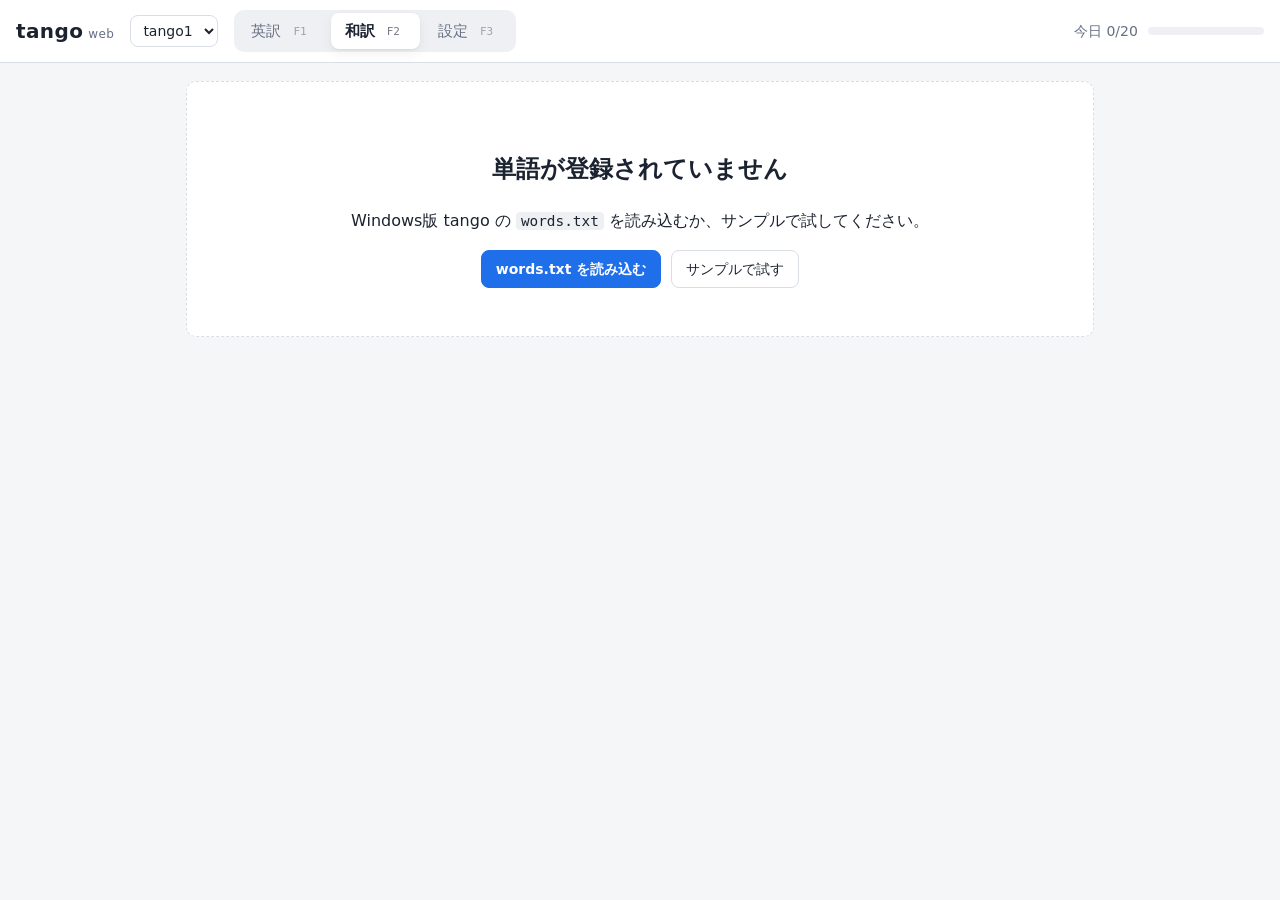
<file: index.html>
<!doctype html>
<html lang="ja">
<head>
<meta charset="utf-8">
<meta name="viewport" content="width=device-width, initial-scale=1">
<meta name="color-scheme" content="light dark">
<title>tango web - 英単語学習</title>
<link rel="stylesheet" href="css/style.css">
</head>
<body>

<header class="top">
  <div class="brand">tango<small>web</small></div>
  <select id="deckSelect" aria-label="デッキ（単語ファイルの組）"></select>
  <nav class="tabs" role="tablist" aria-label="モード">
    <button type="button" role="tab" id="tab-jtoe"     data-tab="jtoe">英訳<kbd>F1</kbd></button>
    <button type="button" role="tab" id="tab-etoj"     data-tab="etoj" aria-selected="true">和訳<kbd>F2</kbd></button>
    <button type="button" role="tab" id="tab-settings" data-tab="settings">設定<kbd>F3</kbd></button>
  </nav>
  <div class="goal" title="今日の進捗（目標問題数）">
    <span id="goalText">今日 0/20</span>
    <div class="bar" aria-hidden="true"><div id="goalBar"></div></div>
  </div>
</header>

<main>
  <!-- 単語がまだ無いとき -->
  <section id="view-empty" class="view" hidden>
    <div class="empty">
      <h2>単語が登録されていません</h2>
      <p>Windows版 tango の <code>words.txt</code> を読み込むか、サンプルで試してください。</p>
      <div class="actions">
        <button type="button" class="primary" id="btnLoadFile">words.txt を読み込む</button>
        <button type="button" id="btnLoadSample">サンプルで試す</button>
      </div>
    </div>
  </section>

  <!-- 英訳モード：日本語を見て英語を入力する -->
  <section id="view-jtoe" class="view" hidden>
    <div class="qhead">
      <span class="qno" id="j-qno"></span>
      <span class="badge review" id="j-review" hidden></span>
    </div>
    <div class="box ja" id="j-ja" aria-label="日本語"></div>
    <div class="box en blank" id="j-blank" aria-label="英文（穴埋め）"></div>
    <div class="box ja2" id="j-ja2" aria-label="英文の和訳"></div>
    <div id="answer" class="answer" contenteditable="true" role="textbox" aria-label="英語で答える"
         spellcheck="false" autocapitalize="off" autocorrect="off" autocomplete="off" data-placeholder="英語を入力"></div>
    <div class="box answerbox" id="j-answer" hidden aria-label="正解"></div>
    <div class="actions">
      <button type="button" data-act="answer">答えの表示<kbd>F4</kbd></button>
      <button type="button" data-act="diff">違いを赤で示す<kbd>F5</kbd></button>
      <button type="button" data-act="asterisk">穴埋め英文の表示切替<kbd>F6</kbd></button>
      <button type="button" data-act="memo">メモ</button>
      <button type="button" data-act="pass" class="pass">パス<kbd>Esc</kbd></button>
    </div>
  </section>

  <!-- 和訳モード：英語を見て日本語を選ぶ -->
  <section id="view-etoj" class="view">
    <div class="qhead">
      <span class="qno" id="e-qno"></span>
      <span class="badge review" id="e-review" hidden></span>
    </div>
    <div class="box en big" id="e-word" aria-label="英単語"></div>
    <div class="box en blank" id="e-sample" aria-label="英文（穴埋め）"></div>
    <ol id="choices" class="choices" aria-label="和訳の選択肢（数字キー 1〜9, 0）"></ol>
    <div class="box answerbox" id="e-answer" hidden aria-label="正解"></div>
    <div class="actions">
      <button type="button" data-act="answer">答えの表示<kbd>F4</kbd></button>
      <button type="button" data-act="asterisk">穴埋め英文の表示切替<kbd>F6</kbd></button>
      <button type="button" data-act="memo">メモ</button>
      <button type="button" data-act="pass" class="pass">パス<kbd>Esc</kbd></button>
    </div>
  </section>

  <!-- 設定 -->
  <section id="view-settings" class="view" hidden>

    <details class="panel" open>
      <summary>デッキ</summary>
      <p class="hint">Windows版の <code>tango1</code>〜<code>tango4</code> のように、単語ファイルごとに分けて学習できます。デッキごとに単語・復習の記録・進捗が別々に保存されます。</p>
      <div class="row">
        <label>名前 <input type="text" id="deckName" maxlength="40"></label>
        <button type="button" id="btnRenameDeck">名前を変更</button>
        <button type="button" id="btnNewDeck">＋ 新しいデッキ</button>
        <button type="button" id="btnDeleteDeck" class="danger">このデッキを削除</button>
      </div>
    </details>

    <details class="panel" open>
      <summary>今日の目標と進捗</summary>
      <div class="row">
        <label>1日の目標問題数 <input type="number" id="goalInput" min="1" max="999" step="1"></label>
        <button type="button" id="btnClearProgress" class="danger">月の進捗をクリア</button>
      </div>
      <div id="progressRows" class="progress-rows" aria-label="1日から31日までの進捗"></div>
    </details>

    <details class="panel" open>
      <summary>ファイルの読み込み・書き出し</summary>
      <p class="hint">Windows版のファイルがそのまま使えます（<code>words.txt</code> / <code>wrong_log.txt</code> / <code>progress.txt</code> / <code>setting.txt</code>）。
        読み込むときはファイル名で種類を判別します。データはこのブラウザの中にだけ保存され、サーバーには送信されません。</p>
      <div class="row">
        <button type="button" class="primary" id="btnImport">ファイルを読み込む…</button>
        <input type="file" id="fileInput" accept=".txt,text/plain" multiple hidden>
      </div>
      <div class="row">
        <button type="button" data-export="words">words.txt</button>
        <button type="button" data-export="wrong_log">wrong_log.txt</button>
        <button type="button" data-export="progress">progress.txt</button>
        <button type="button" data-export="setting">setting.txt</button>
        <span class="hint inline">を書き出す</span>
      </div>
      <p class="hint warn" id="backupHint">ブラウザのデータを消すと学習記録も消えます。ときどき書き出してバックアップしてください。</p>
    </details>

    <details class="panel">
      <summary>単語を追加</summary>
      <form id="addForm" class="grid-form" autocomplete="off">
        <label>英単語・言い回し <input type="text" id="addE" required spellcheck="false"></label>
        <label>和訳 <input type="text" id="addJ" required></label>
        <label class="wide">例文（上の英単語がそのまま含まれていること） <input type="text" id="addEA" spellcheck="false"></label>
        <label class="wide">例文の和訳 <input type="text" id="addJA"></label>
        <label>正解数の初期値
          <select id="addCorrectMode">
            <option value="mode">このデッキの最頻値に合わせる（おすすめ）</option>
            <option value="zero">0（新しく覚える単語用）</option>
          </select>
        </label>
        <div class="form-actions">
          <button type="submit" class="primary">先頭に追加</button>
          <span id="addMsg" class="hint inline"></span>
        </div>
      </form>
      <p class="hint">例文の中に英単語がそのまま入っていないと、<code>[ **** ]</code> の穴埋めになりません。
        「something」のような置き換え語は使わず、例文に出てくる具体的な形を英単語欄に入れてください。
        学習が進んだデッキに正解数0で追加すると、追加した単語ばかりが出題されるので、最頻値に合わせるのがおすすめです。</p>
    </details>

    <details class="panel">
      <summary>単語の一覧 <span id="wordCount" class="count"></span></summary>
      <div class="row"><input type="search" id="wordSearch" placeholder="検索（英語・和訳）" aria-label="単語を検索"></div>
      <div class="table-wrap">
        <table id="wordTable">
          <thead><tr><th>#</th><th>英単語</th><th>和訳</th><th>正解</th><th>不正解</th><th></th></tr></thead>
          <tbody></tbody>
        </table>
      </div>
      <p class="hint" id="wordMore"></p>
    </details>

    <details class="panel">
      <summary>メモ <span id="memoCount" class="count"></span></summary>
      <p class="hint">間違えた単語は自動で、出題中に「メモ」を押した単語も、ここにたまります。
        書き出したメモは words.txt と同じ形式なので、別のデッキの単語ファイルにそのまま貼り付けられます。</p>
      <div class="row">
        <button type="button" id="btnMemoDownload">メモを書き出す</button>
        <button type="button" id="btnMemoClear" class="danger">メモを空にする</button>
      </div>
      <ul id="memoList" class="memo-list"></ul>
    </details>

    <details class="panel">
      <summary>クリア</summary>
      <div class="row">
        <button type="button" id="btnClearCorrect" class="danger">正解数をクリア</button>
        <button type="button" id="btnClearWrong" class="danger">不正解数をクリア</button>
        <button type="button" id="btnClearLog" class="danger">復習の記録（wrong_log）をクリア</button>
      </div>
    </details>

    <details class="panel">
      <summary>使い方・ショートカット</summary>
      <table class="keys">
        <tr><th>F1 / F2 / F3</th><td>英訳 / 和訳 / 設定 のタブを切り替え</td></tr>
        <tr><th>F4</th><td>答えの表示・非表示</td></tr>
        <tr><th>F5</th><td>（英訳）解答欄の、正解と違うところを赤字で示す</td></tr>
        <tr><th>F6</th><td>[ **** ] で穴埋めした英文の表示・非表示</td></tr>
        <tr><th>Esc</th><td>パス（わからないときに答えを見て次へ）</td></tr>
        <tr><th>1〜9, 0</th><td>（和訳）選択肢を選ぶ</td></tr>
      </table>
      <p class="hint">ブラウザによっては F1・F3・F5・F6 がブラウザ自身の機能に使われることがあります。うまく動かないときは画面のボタンを使ってください。</p>
      <h3>出題の決め方</h3>
      <ul class="plain">
        <li>復習の時期になった単語があれば、いちばん遅れているものを優先して出します。</li>
        <li>なければ、正解数がいちばん少ない単語の中からランダムに出します。</li>
        <li>不正解にした単語は、<strong>5問後 → 1日後 → 2日後 → 6日後 → 31日後</strong> に復習します（復習に「正解」して「自信あり」と答えるたびに次の段階へ進みます）。</li>
        <li>復習の時期より前に出て正解したときは、段階は進みません。</li>
      </ul>
      <p class="hint">tango web 1.0.0 — Windows版 tango_vb の Web 版</p>
    </details>
  </section>
</main>

<footer id="statusbar" class="status"></footer>

<div id="modalRoot"></div>
<div id="toastRoot" aria-live="polite"></div>

<script src="js/core.js"></script>
<script src="js/storage.js"></script>
<script src="js/sample.js"></script>
<script src="js/app.js"></script>
</body>
</html>
</file>
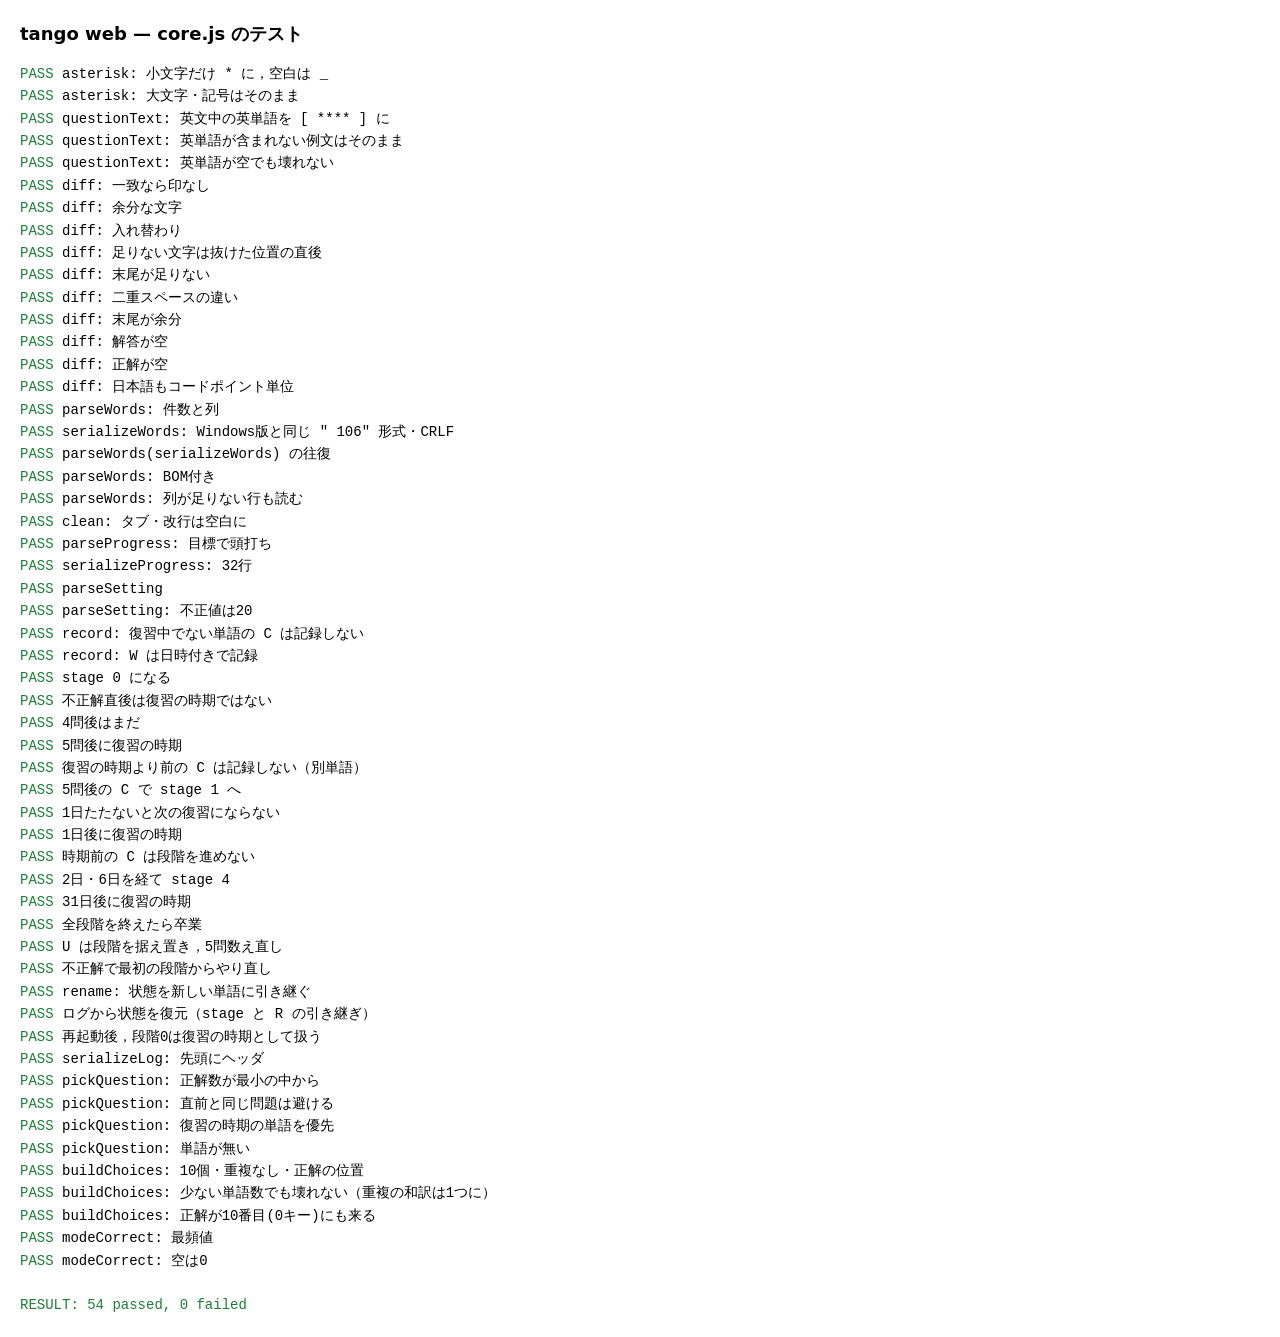
<file: tests/test.html>
<!doctype html>
<html lang="ja">
<head>
<meta charset="utf-8">
<title>tango web - core tests</title>
<style>
  body { font: 14px/1.6 system-ui, "Yu Gothic UI", sans-serif; margin: 20px; }
  .ok { color: #1a7f37; } .ng { color: #d1242f; font-weight: 600; }
  h1 { font-size: 18px; }
</style>
</head>
<body>
<h1>tango web — core.js のテスト</h1>
<pre id="out"></pre>
<script src="../js/core.js"></script>
<script>
(function () {
  var C = window.TangoCore;
  var out = document.getElementById('out');
  var pass = 0, fail = 0;

  function eq(name, actual, expected) {
    var a = JSON.stringify(actual), e = JSON.stringify(expected);
    if (a === e) { pass++; out.innerHTML += '<span class="ok">PASS</span> ' + name + '\n'; }
    else { fail++; out.innerHTML += '<span class="ng">FAIL</span> ' + name + '\n   expected ' + e + '\n   actual   ' + a + '\n'; }
  }

  // 解答欄の表示と同じ形（違う文字を [ ] で囲む）にして比べる
  function marked(ans, cor) {
    var f = C.diffFlags(ans, cor), s = '';
    Array.from(ans).forEach(function (ch, i) { s += f[i] ? '[' + ch + ']' : ch; });
    return s;
  }

  /* ---- 穴埋め ---- */
  eq('asterisk: 小文字だけ * に，空白は _', C.asterisk("Can I have a look"), "C**_I_****_*_****");
  eq('asterisk: 大文字・記号はそのまま', C.asterisk("Someone's car"), "S******'*_***");
  eq('questionText: 英文中の英単語を [ **** ] に', C.questionText({ e: 'keep in shape', ea: 'I try to keep in shape.' }), 'I try to [ ****_**_***** ].');
  eq('questionText: 英単語が含まれない例文はそのまま', C.questionText({ e: 'x', ea: 'abc' }), 'abc');
  eq('questionText: 英単語が空でも壊れない', C.questionText({ e: '', ea: 'abc' }), 'abc');

  /* ---- 違いの判定（Windows版 Diff_flags と同じ結果） ---- */
  eq('diff: 一致なら印なし', marked('I have an apple', 'I have an apple'), 'I have an apple');
  eq('diff: 余分な文字', marked('colour', 'color'), 'colo[u]r');
  eq('diff: 入れ替わり', marked('recieve', 'receive'), 'rec[i]e[v]e');
  eq('diff: 足りない文字は抜けた位置の直後', marked('I have apple', 'I have an apple'), 'I have a[p]ple');
  eq('diff: 末尾が足りない', marked('I have', 'I have an apple'), 'I hav[e]');
  eq('diff: 二重スペースの違い', marked('Someone\'s car had rolled', 'Someone\'s car  had rolled'), "Someone's car [h]ad rolled");
  eq('diff: 末尾が余分', marked('hello world!', 'hello'), 'hello[ ][w][o][r][l][d][!]');
  eq('diff: 解答が空', C.diffFlags('', 'abc'), []);
  eq('diff: 正解が空', marked('abc', ''), '[a][b][c]');
  eq('diff: 日本語もコードポイント単位', marked('あいう', 'あう'), 'あ[い]う');

  /* ---- words.txt ---- */
  var text = 'novelty\t新規性\tThe invention lacks novelty.\t新規性がない。\t 106\t 0\r\n\r\nkeep in shape\t体型を維持する\tI try to keep in shape.\t維持する。\t0\t0\r\n';
  var words = C.parseWords(text);
  eq('parseWords: 件数と列', [words.length, words[0].e, words[0].correct, words[1].e, words[1].ja], [2, 'novelty', 106, 'keep in shape', '維持する。']);
  eq('serializeWords: Windows版と同じ " 106" 形式・CRLF', C.serializeWords(words).split('\r\n')[0], 'novelty\t新規性\tThe invention lacks novelty.\t新規性がない。\t 106\t 0');
  eq('parseWords(serializeWords) の往復', C.parseWords(C.serializeWords(words)), words);
  eq('parseWords: BOM付き', C.parseWords('﻿a\tb\tc\td\t3\t4')[0].e, 'a');
  eq('parseWords: 列が足りない行も読む', C.parseWords('a\tb')[0], { e: 'a', j: 'b', ea: '', ja: '', correct: 0, wrong: 0 });
  eq('clean: タブ・改行は空白に', C.clean('a\tb\nc'), 'a b c');

  /* ---- progress / setting ---- */
  eq('parseProgress: 目標で頭打ち', C.parseProgress('0\r\n5\r\n99\r\n', 20).slice(0, 4), [0, 5, 20, 0]);
  eq('serializeProgress: 32行', C.serializeProgress(new Array(32).fill(0)).split('\r\n').length, 33);
  eq('parseSetting', C.parseSetting('20\r\n5\r\nC:\\Users\\x\\').goal, 20);
  eq('parseSetting: 不正値は20', C.parseSetting('abc').goal, 20);

  /* ---- 忘却曲線 ---- */
  var DAY = C.DAY_MS;
  var t0 = new Date(2026, 0, 1, 10, 0, 0);
  var tr = new C.ReviewTracker();
  eq('record: 復習中でない単語の C は記録しない', tr.record('C', 'apple', t0), null);
  var line = tr.record('W', 'apple', t0);
  eq('record: W は日時付きで記録', line, '2026/01/01 10:00:00\tW\tapple');
  eq('stage 0 になる', tr.stageOf('apple'), 0);
  var wl = [{ e: 'apple' }, { e: 'pear' }];
  eq('不正解直後は復習の時期ではない', tr.pickDue(wl, t0).index, -1);
  tr.questionCounter += 4;
  eq('4問後はまだ', tr.pickDue(wl, t0).index, -1);
  tr.questionCounter += 1;
  eq('5問後に復習の時期', tr.pickDue(wl, t0).index, 0);
  eq('復習の時期より前の C は記録しない（別単語）', tr.record('C', 'pear', t0), null);
  eq('5問後の C で stage 1 へ', [tr.record('C', 'apple', t0) !== null, tr.stageOf('apple')], [true, 1]);
  eq('1日たたないと次の復習にならない', tr.pickDue(wl, new Date(t0.getTime() + DAY - 1000)).index, -1);
  eq('1日後に復習の時期', tr.pickDue(wl, new Date(t0.getTime() + DAY)).index, 0);
  eq('時期前の C は段階を進めない', tr.record('C', 'apple', new Date(t0.getTime() + 1000)), null);
  var t1 = new Date(t0.getTime() + DAY);
  tr.record('C', 'apple', t1);                                   // stage 2
  tr.record('C', 'apple', new Date(t1.getTime() + 2 * DAY));     // stage 3
  tr.record('C', 'apple', new Date(t1.getTime() + 8 * DAY));     // stage 4
  eq('2日・6日を経て stage 4', tr.stageOf('apple'), 4);
  eq('31日後に復習の時期', tr.pickDue(wl, new Date(t1.getTime() + 8 * DAY + 31 * DAY)).index, 0);
  tr.record('C', 'apple', new Date(t1.getTime() + 8 * DAY + 31 * DAY));
  eq('全段階を終えたら卒業', tr.stageOf('apple'), -1);

  var tu = new C.ReviewTracker();
  tu.record('W', 'cat', t0); tu.questionCounter += 5;
  tu.record('U', 'cat', t0);
  eq('U は段階を据え置き，5問数え直し', [tu.stageOf('cat'), tu.pickDue([{ e: 'cat' }], t0).index], [0, -1]);

  var tw = new C.ReviewTracker();
  tw.record('W', 'dog', t0); tw.questionCounter += 5; tw.record('C', 'dog', t0);
  tw.record('W', 'dog', new Date(t0.getTime() + 5 * DAY));
  eq('不正解で最初の段階からやり直し', tw.stageOf('dog'), 0);

  var tn = new C.ReviewTracker();
  tn.record('W', 'old', t0);
  eq('rename: 状態を新しい単語に引き継ぐ', [tn.rename('old', 'new', t0), tn.stageOf('old'), tn.stageOf('new')], ['2026/01/01 10:00:00\tR\told\tnew', -1, 0]);

  var tl = new C.ReviewTracker();
  tl.loadFromLog(['2026/01/01 10:00:00\tW\tapple', '2026/01/01 10:05:00\tW\tpear', '2026/01/02 10:00:00\tC\tapple', 'bad line', '# comment',
                  '2026/01/03 10:00:00\tR\tpear\tpears']);
  eq('ログから状態を復元（stage と R の引き継ぎ）', [tl.stageOf('apple'), tl.stageOf('pear'), tl.stageOf('pears')], [1, -1, 0]);
  eq('再起動後，段階0は復習の時期として扱う', tl.pickDue([{ e: 'pears' }], new Date(2026, 0, 3, 11, 0, 0)).index, 0);
  eq('serializeLog: 先頭にヘッダ', C.serializeLog(['x']).split('\r\n')[0].charAt(0), '#');

  /* ---- 出題 ---- */
  function seq(values) { var i = 0; return function () { return values[i++ % values.length]; }; }
  var ws = [{ e: 'a', j: 'あ', ea: '', ja: '', correct: 3 }, { e: 'b', j: 'い', ea: '', ja: '', correct: 1 },
            { e: 'c', j: 'う', ea: '', ja: '', correct: 1 }, { e: 'd', j: 'え', ea: '', ja: '', correct: 2 }];
  var empty = new C.ReviewTracker();
  var p = C.pickQuestion(ws, empty, t0, seq([0]), -1);
  eq('pickQuestion: 正解数が最小の中から', [p.index, p.minValue, p.minCount, p.review], [1, 1, 2, 0]);
  p = C.pickQuestion(ws, empty, t0, seq([0]), 1);
  eq('pickQuestion: 直前と同じ問題は避ける', p.index, 2);
  var due = new C.ReviewTracker();
  due.record('W', 'd', t0); due.questionCounter += 5;
  p = C.pickQuestion(ws, due, t0, seq([0]), -1);
  eq('pickQuestion: 復習の時期の単語を優先', [p.index, p.review, p.dueCount], [3, 1, 1]);
  eq('pickQuestion: 単語が無い', C.pickQuestion([], empty, t0).index, -1);

  var big = [];
  for (var i = 0; i < 30; i++) big.push({ e: 'w' + i, j: i % 10 === 0 ? 'dup' : 'j' + i, ea: '', ja: '', correct: 0 });
  var ok = true, uniq = true, posOk = true;
  for (var r = 0; r < 200; r++) {
    var q = r % 30;
    var ch = C.buildChoices(big, q, Math.random, 10);
    if (ch.choices.length !== 10) ok = false;
    if (new Set(ch.choices).size !== ch.choices.length) uniq = false;
    if (ch.choices[ch.answerPos] !== big[q].j) posOk = false;
  }
  eq('buildChoices: 10個・重複なし・正解の位置', [ok, uniq, posOk], [true, true, true]);
  var few = C.buildChoices([{ j: 'x' }, { j: 'y' }, { j: 'x' }], 0, Math.random, 10);
  eq('buildChoices: 少ない単語数でも壊れない（重複の和訳は1つに）', few.choices.slice().sort(), ['x', 'y']);
  var seenPos = new Set();
  for (var s = 0; s < 400; s++) seenPos.add(C.buildChoices(big, 1, Math.random, 10).answerPos);
  eq('buildChoices: 正解が10番目(0キー)にも来る', seenPos.has(9), true);

  eq('modeCorrect: 最頻値', C.modeCorrect([{ correct: 107 }, { correct: 107 }, { correct: 106 }, { correct: 0 }]), 107);
  eq('modeCorrect: 空は0', C.modeCorrect([]), 0);

  out.innerHTML += '\n' + (fail ? '<span class="ng">' : '<span class="ok">') + 'RESULT: ' + pass + ' passed, ' + fail + ' failed</span>\n';
  document.title = (fail ? 'FAIL ' : 'PASS ') + pass + '/' + (pass + fail);
})();
</script>
</body>
</html>
</file>
<file: css/style.css>
:root {
  color-scheme: light dark;
  --bg: #f5f6f8;
  --surface: #ffffff;
  --surface-2: #eef0f3;
  --text: #1c2330;
  --muted: #667085;
  --line: #d9dde4;
  --accent: #1f6feb;
  --accent-text: #ffffff;
  --accent-soft: #e4eeff;
  --ok: #1a7f37;
  --ok-soft: #dff5e5;
  --bad: #d1242f;
  --bad-soft: #ffe3e0;
  --warn: #9a6700;
  --warn-soft: #fff3c4;
  --shadow: 0 1px 2px rgba(16, 24, 40, .06), 0 4px 14px rgba(16, 24, 40, .06);
  --radius: 10px;
  --font: "Yu Gothic UI", "Hiragino Sans", "Noto Sans JP", "Meiryo", system-ui, -apple-system, "Segoe UI", sans-serif;
  --mono: ui-monospace, "Cascadia Mono", Consolas, monospace;
}

@media (prefers-color-scheme: dark) {
  :root {
    --bg: #12151b;
    --surface: #1b2029;
    --surface-2: #242a35;
    --text: #e8ebf0;
    --muted: #9aa4b5;
    --line: #333b49;
    --accent: #5b9dff;
    --accent-text: #0b1220;
    --accent-soft: #1e2d49;
    --ok: #56d364;
    --ok-soft: #12301b;
    --bad: #ff7b72;
    --bad-soft: #3b1a1c;
    --warn: #e3b341;
    --warn-soft: #3a2f0b;
    --shadow: 0 1px 2px rgba(0, 0, 0, .4), 0 4px 14px rgba(0, 0, 0, .3);
  }
}

* { box-sizing: border-box; }
[hidden] { display: none !important; }

html { -webkit-text-size-adjust: 100%; }
body {
  margin: 0;
  background: var(--bg);
  color: var(--text);
  font: 16px/1.6 var(--font);
  min-height: 100vh;
  display: flex;
  flex-direction: column;
}

kbd {
  font: 11px/1 var(--mono);
  padding: 2px 5px;
  margin-left: 6px;
  border: 1px solid var(--line);
  border-bottom-width: 2px;
  border-radius: 5px;
  background: var(--surface-2);
  color: var(--muted);
  vertical-align: 1px;
}
code { font: 0.9em var(--mono); background: var(--surface-2); padding: 1px 5px; border-radius: 4px; }

/* ---- header ---- */
.top {
  position: sticky; top: 0; z-index: 5;
  display: flex; align-items: center; flex-wrap: wrap; gap: 10px 16px;
  padding: 10px 16px;
  background: var(--surface);
  border-bottom: 1px solid var(--line);
}
.brand { font-weight: 700; font-size: 20px; letter-spacing: .02em; }
.brand small { font-weight: 500; font-size: 12px; color: var(--muted); margin-left: 5px; }

#deckSelect {
  max-width: 180px;
  padding: 6px 8px;
  border: 1px solid var(--line); border-radius: 8px;
  background: var(--surface); color: var(--text); font: inherit; font-size: 14px;
}

.tabs { display: flex; gap: 4px; background: var(--surface-2); padding: 3px; border-radius: 10px; }
.tabs button {
  border: 0; background: transparent; color: var(--muted);
  padding: 6px 14px; border-radius: 8px; font: inherit; font-size: 15px; cursor: pointer;
}
.tabs button kbd { background: transparent; border-color: transparent; color: inherit; opacity: .6; }
.tabs button[aria-selected="true"] { background: var(--surface); color: var(--text); font-weight: 600; box-shadow: var(--shadow); }
.tabs button:focus-visible, button:focus-visible, select:focus-visible { outline: 2px solid var(--accent); outline-offset: 2px; }

.goal { margin-left: auto; display: flex; align-items: center; gap: 10px; font-size: 14px; color: var(--muted); min-width: 190px; }
.goal .bar { flex: 1; height: 8px; background: var(--surface-2); border-radius: 99px; overflow: hidden; min-width: 80px; }
.goal .bar > div { height: 100%; width: 0; background: var(--ok); border-radius: 99px; transition: width .25s; }

/* ---- main ---- */
main { width: 100%; max-width: 940px; margin: 0 auto; padding: 18px 16px 24px; flex: 1; }
.view { display: flex; flex-direction: column; gap: 12px; }

.qhead { display: flex; align-items: center; gap: 10px; min-height: 28px; }
.qno { font: 600 18px var(--mono); color: var(--muted); }
.badge { font-size: 12px; font-weight: 600; padding: 2px 9px; border-radius: 99px; }
.badge.review { background: var(--warn-soft); color: var(--warn); }

.box {
  background: var(--surface);
  border: 1px solid var(--line);
  border-radius: var(--radius);
  padding: 12px 16px;
  font-size: 21px;
  line-height: 1.7;
  min-height: 3.2rem;
  box-shadow: var(--shadow);
  overflow-wrap: anywhere;
  white-space: pre-wrap;
}
.box.ja2 { color: var(--muted); font-size: 18px; }
.box.blank { color: var(--muted); }
.box.big { font-size: 30px; font-weight: 600; }
.box.answerbox { background: var(--ok-soft); border-color: transparent; color: var(--ok); }

/* 英訳の解答欄（contenteditable） */
.answer {
  background: var(--surface);
  border: 2px solid var(--line);
  border-radius: var(--radius);
  padding: 10px 16px;
  font: 22px/1.6 var(--font);
  min-height: 3.2rem;
  outline: none;
  white-space: pre-wrap;
  overflow-wrap: anywhere;
}
.answer:focus { border-color: var(--accent); box-shadow: 0 0 0 3px var(--accent-soft); }
.answer:empty::before { content: attr(data-placeholder); color: var(--muted); opacity: .6; }
.answer .bad { color: var(--bad); font-weight: 600; }
.answer .bad.ws { background: var(--bad-soft); border-radius: 3px; }

/* 和訳の選択肢 */
.choices { list-style: none; margin: 0; padding: 0; display: grid; grid-template-columns: 1fr; gap: 8px; }
.choices button {
  width: 100%; display: flex; align-items: center; gap: 12px; text-align: left;
  padding: 10px 14px; font: inherit; font-size: 19px; line-height: 1.5;
  background: var(--surface); color: var(--text);
  border: 1px solid var(--line); border-radius: var(--radius);
  cursor: pointer; box-shadow: var(--shadow);
}
.choices button:hover { border-color: var(--accent); background: var(--accent-soft); }
.choices .num {
  flex: none; width: 28px; height: 28px; display: grid; place-items: center;
  border-radius: 7px; background: var(--surface-2); color: var(--muted); font: 600 14px var(--mono);
}
.choices .hit { border-color: var(--ok); background: var(--ok-soft); }
@media (min-width: 760px) { .choices { grid-template-columns: 1fr 1fr; } }

/* ---- buttons / forms ---- */
.actions, .row { display: flex; flex-wrap: wrap; align-items: center; gap: 8px 10px; }
.actions { margin-top: 2px; }
button {
  font: inherit; font-size: 14px; color: var(--text);
  padding: 7px 14px; border-radius: 8px; cursor: pointer;
  background: var(--surface); border: 1px solid var(--line);
}
button:hover { border-color: var(--accent); }
button.primary { background: var(--accent); color: var(--accent-text); border-color: var(--accent); font-weight: 600; }
button.danger { color: var(--bad); }
button.danger:hover { border-color: var(--bad); }
button.pass { margin-left: auto; }
button:disabled { opacity: .5; cursor: default; }

input[type="text"], input[type="number"], input[type="search"], select, textarea {
  font: inherit; font-size: 15px; color: var(--text);
  background: var(--surface); border: 1px solid var(--line); border-radius: 8px; padding: 7px 10px;
}
input:focus-visible, textarea:focus-visible { outline: 2px solid var(--accent); outline-offset: 1px; }
label { display: inline-flex; align-items: center; gap: 8px; font-size: 14px; color: var(--muted); }
input[type="number"] { width: 90px; }
input[type="search"] { width: min(100%, 340px); }

.empty { text-align: center; padding: 48px 16px; background: var(--surface); border: 1px dashed var(--line); border-radius: var(--radius); }
.empty .actions { justify-content: center; margin-top: 14px; }

/* ---- settings ---- */
.panel { background: var(--surface); border: 1px solid var(--line); border-radius: var(--radius); box-shadow: var(--shadow); }
.panel > summary { cursor: pointer; padding: 12px 16px; font-weight: 600; list-style: none; display: flex; align-items: center; gap: 8px; }
.panel > summary::-webkit-details-marker { display: none; }
.panel > summary::before { content: "▸"; color: var(--muted); transition: transform .15s; display: inline-block; }
.panel[open] > summary::before { transform: rotate(90deg); }
.panel > :not(summary) { margin: 0 16px 14px; }
.panel h3 { font-size: 15px; margin: 14px 16px 6px; }
.count { font-weight: 400; color: var(--muted); font-size: 13px; }
.hint { color: var(--muted); font-size: 13px; line-height: 1.7; margin-top: 6px; margin-bottom: 10px; }
.hint.inline { margin: 0; }
.hint.warn { color: var(--warn); }
ul.plain { margin: 0 16px 10px; padding-left: 20px; font-size: 14px; }

.grid-form { display: grid; grid-template-columns: 1fr 1fr; gap: 10px 14px; }
.grid-form label { flex-direction: column; align-items: stretch; gap: 4px; }
.grid-form .wide, .form-actions { grid-column: 1 / -1; }
.form-actions { display: flex; align-items: center; gap: 12px; }
@media (max-width: 640px) { .grid-form { grid-template-columns: 1fr; } }

.table-wrap { max-height: 420px; overflow: auto; border: 1px solid var(--line); border-radius: 8px; margin-top: 8px; }
table { border-collapse: collapse; width: 100%; font-size: 14px; }
th, td { padding: 6px 10px; text-align: left; border-bottom: 1px solid var(--line); vertical-align: top; }
thead th { position: sticky; top: 0; background: var(--surface-2); z-index: 1; }
td.num, th.num { text-align: right; font-family: var(--mono); }
td button { padding: 2px 8px; font-size: 12px; }
table.keys { width: auto; margin: 0 16px 8px; }
table.keys th { white-space: nowrap; font-family: var(--mono); color: var(--accent); }

.memo-list { margin: 6px 16px 12px; padding-left: 20px; font-size: 14px; }

.progress-rows { display: grid; grid-template-columns: repeat(auto-fill, minmax(240px, 1fr)); gap: 2px 18px; }
.prow { display: grid; grid-template-columns: 26px 1fr 28px; align-items: center; gap: 8px; font-size: 12px; color: var(--muted); }
.prow .bar { height: 8px; background: var(--surface-2); border-radius: 99px; overflow: hidden; }
.prow .bar > div { height: 100%; background: var(--ok); }
.prow.today { color: var(--text); font-weight: 600; }
.prow.today .bar { outline: 1px solid var(--accent); }
.prow .n { text-align: right; font-family: var(--mono); }

/* ---- status ---- */
.status { padding: 8px 16px 14px; text-align: center; font-size: 12px; color: var(--muted); }

/* ---- modal / toast ---- */
#modalRoot .backdrop {
  position: fixed; inset: 0; z-index: 20; display: grid; place-items: center; padding: 16px;
  background: rgba(10, 14, 22, .5);
}
.modal {
  width: min(560px, 100%); max-height: 90vh; overflow: auto;
  background: var(--surface); border-radius: 14px; box-shadow: 0 20px 60px rgba(0, 0, 0, .35);
  padding: 20px 22px 16px;
}
.modal h2 { margin: 0 0 8px; font-size: 18px; }
.modal h2.ok { color: var(--ok); }
.modal h2.bad { color: var(--bad); }
.modal .body { display: grid; gap: 2px; font-size: 17px; }
.modal .body .sub { color: var(--muted); font-size: 15px; }
.modal .body .gap { height: 8px; }
.modal .note { margin-top: 12px; font-size: 13px; color: var(--muted); }
.modal .buttons { display: flex; flex-wrap: wrap; justify-content: flex-end; gap: 8px; margin-top: 16px; }
.modal form { display: grid; gap: 10px; }
.modal form label { flex-direction: column; align-items: stretch; gap: 3px; }
.modal .warn-text { color: var(--warn); font-size: 13px; }

#toastRoot { position: fixed; left: 50%; bottom: 20px; transform: translateX(-50%); z-index: 30; display: grid; gap: 8px; width: min(420px, calc(100% - 24px)); }
.toast {
  background: var(--text); color: var(--bg); padding: 10px 16px; border-radius: 10px; font-size: 14px;
  box-shadow: var(--shadow); text-align: center; animation: toast-in .2s ease-out;
}
@keyframes toast-in { from { opacity: 0; transform: translateY(8px); } to { opacity: 1; transform: none; } }

@media (max-width: 560px) {
  .top { padding: 8px 12px; }
  .goal { margin-left: 0; flex: 1 1 100%; }
  .box { font-size: 19px; }
  .box.big { font-size: 26px; }
  button.pass { margin-left: 0; }
}

@media (prefers-reduced-motion: reduce) {
  * { animation: none !important; transition: none !important; }
}
</file>
